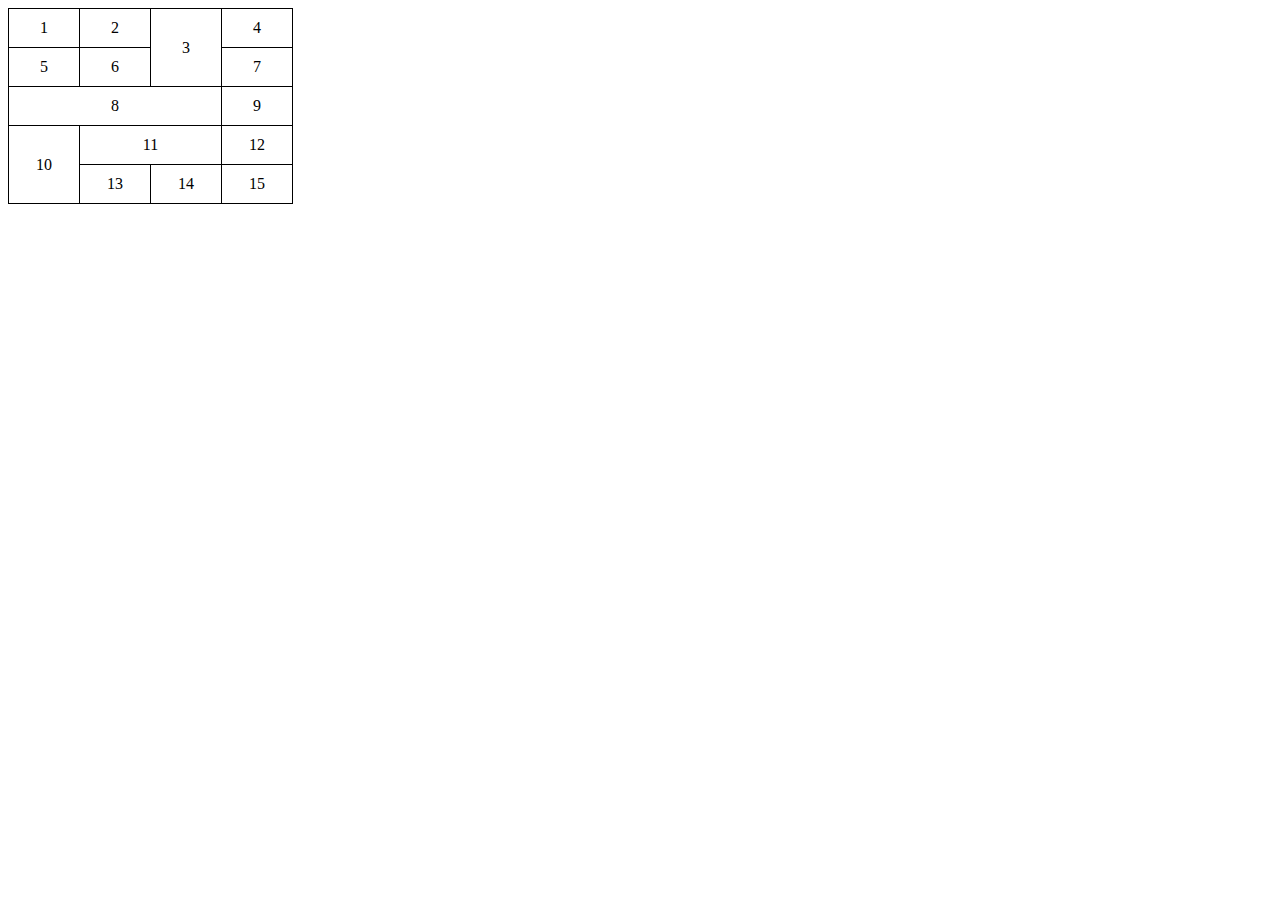
<file: desafio-tabela01/index.html>
<!DOCTYPE html>
<html lang="pt-BR">
<head>
    <meta charset="UTF-8">
    <meta name="viewport" content="width=device-width, initial-scale=1.0">
    <link rel="stylesheet" href="style.css">
    <title>Desafio 1</title>
</head>
<body>
    <table>
        <tr>
            <td>1</td>
            <td>2</td>
            <td rowspan="2">3</td>
            <td>4</td>
        </tr>
        <tr>
            <td>5</td>
            <td>6</td>
            <td>7</td>
        </tr>
        <tr>
            <td colspan="3">8</td>
            <td>9</td>
        </tr>
        <tr>
            <td rowspan="2">10</td>
            <td colspan="2">11</td>
            <td>12</td>
        </tr>
        <tr>
            <td>13</td>
            <td>14</td>
            <td>15</td>
        </tr>
    </table>
</body>
</html>
</file>
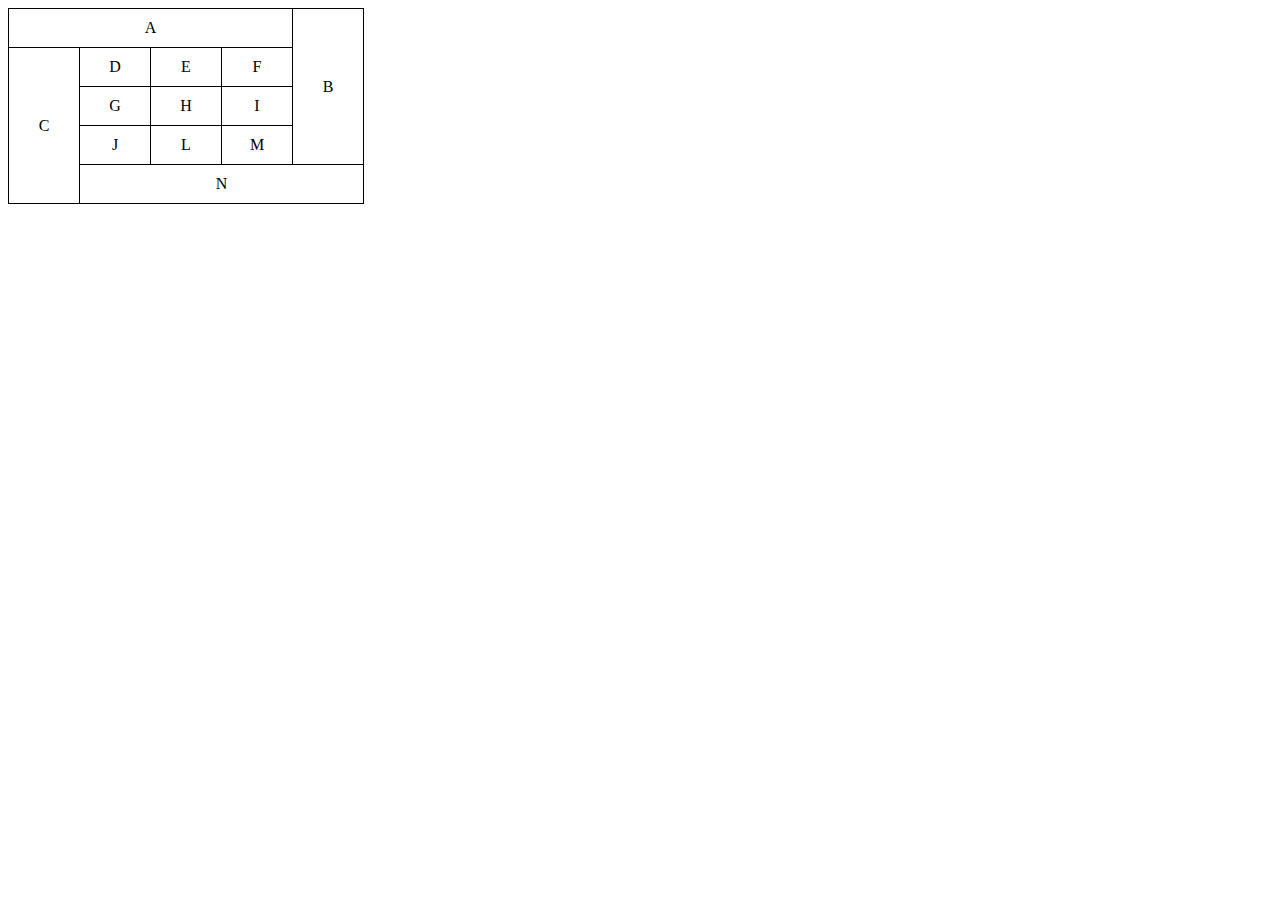
<file: desafio-tabela02/index.html>
<!DOCTYPE html>
<html lang="pt-BR">
<head>
    <meta charset="UTF-8">
    <meta name="viewport" content="width=device-width, initial-scale=1.0">
    <link rel="stylesheet" href="style.css">
    <title>Desafio 2</title>
</head>
<body>
    <table>
        <tr>
            <td colspan="4">A</td>
            <td rowspan="4">B</td>
        </tr>
        <tr>
            <td rowspan="4">C</td>
            <td>D</td>
            <td>E</td>
            <td>F</td>
        </tr>
        <tr>
            <td>G</td>
            <td>H</td>
            <td>I</td>
        </tr>
        <tr>
            <td>J</td>
            <td>L</td>
            <td>M</td>
        </tr>
        <tr>
            <td colspan="4">N</td>
        </tr>
    </table>
</body>
</html>
</file>
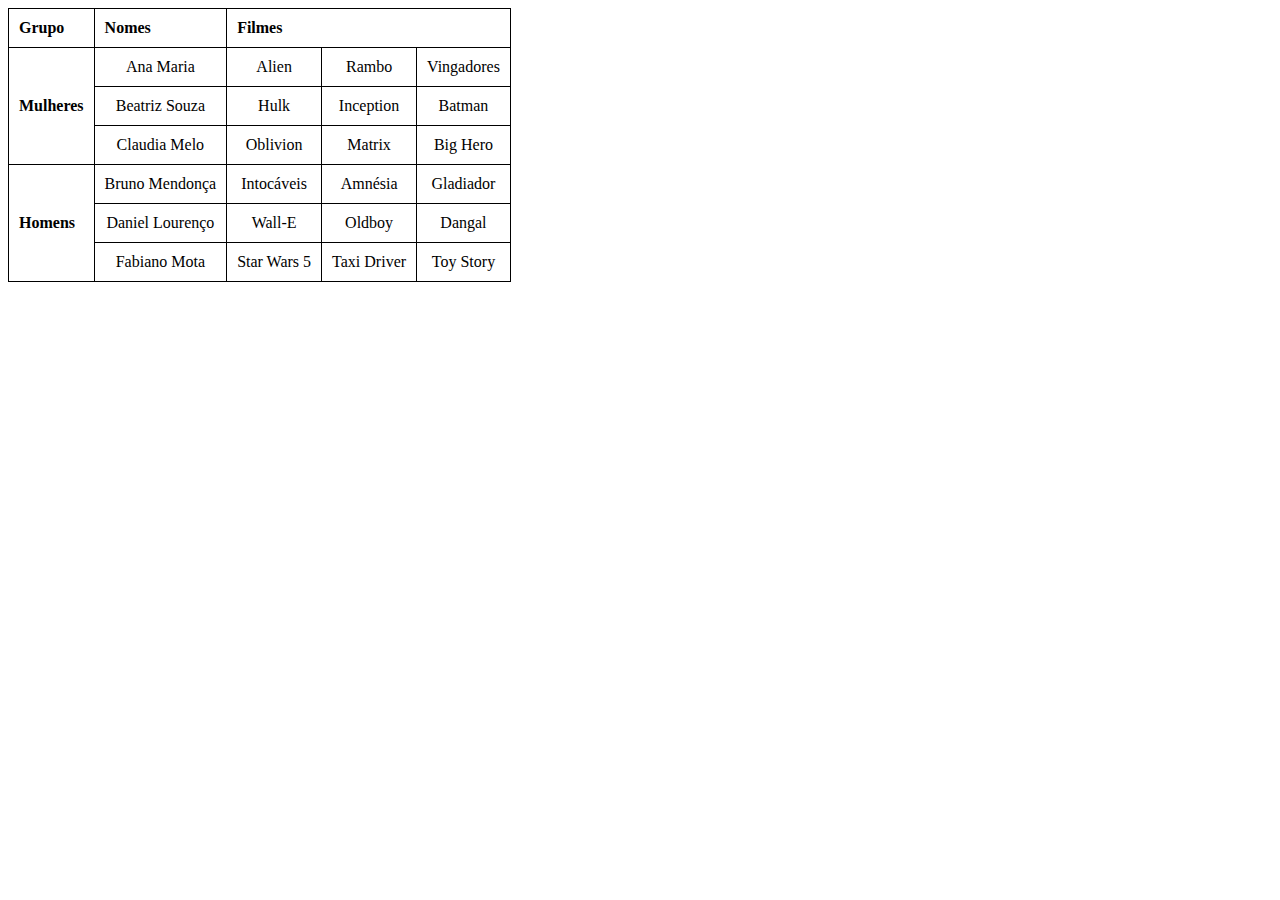
<file: desafio-tabela03/index.html>
<!DOCTYPE html>
<html lang="pt-BR">
<head>
    <meta charset="UTF-8">
    <meta name="viewport" content="width=device-width, initial-scale=1.0">
    <link rel="stylesheet" href="style.css">
    <title>Desafio 3</title>
</head>
<body>
    <table>
        <thead>
            <tr>
                <th scope="col">Grupo</th>
                <th scope="col">Nomes</th>
                <th colspan="3" scope="colgroup">Filmes</th>
            </tr>
        </thead>
        <tbody>
            <tr>
                <th rowspan="3" scope="rowgroup">Mulheres</th>
                <td>Ana Maria</td>
                <td>Alien</td>
                <td>Rambo</td>
                <td>Vingadores</td>
            </tr>
            <tr>
                <td>Beatriz Souza</td>
                <td>Hulk</td>
                <td>Inception</td>
                <td>Batman</td>
            </tr>
            <tr>
                <td>Claudia Melo</td>
                <td>Oblivion</td>
                <td>Matrix</td>
                <td>Big Hero</td>
            </tr>
            <tr>
                <th rowspan="3" scope="rowgroup">Homens</th>
                <td>Bruno Mendonça</td>
                <td>Intocáveis</td>
                <td>Amnésia</td>
                <td>Gladiador</td>
            </tr>
            <tr>
                <td>Daniel Lourenço</td>
                <td>Wall-E</td>
                <td>Oldboy</td>
                <td>Dangal</td>
            </tr>
            <tr>
                <td>Fabiano Mota</td>
                <td>Star Wars 5</td>
                <td>Taxi Driver</td>
                <td>Toy Story</td>
            </tr>
        </tbody>
    </table>
</body>
</html>
</file>
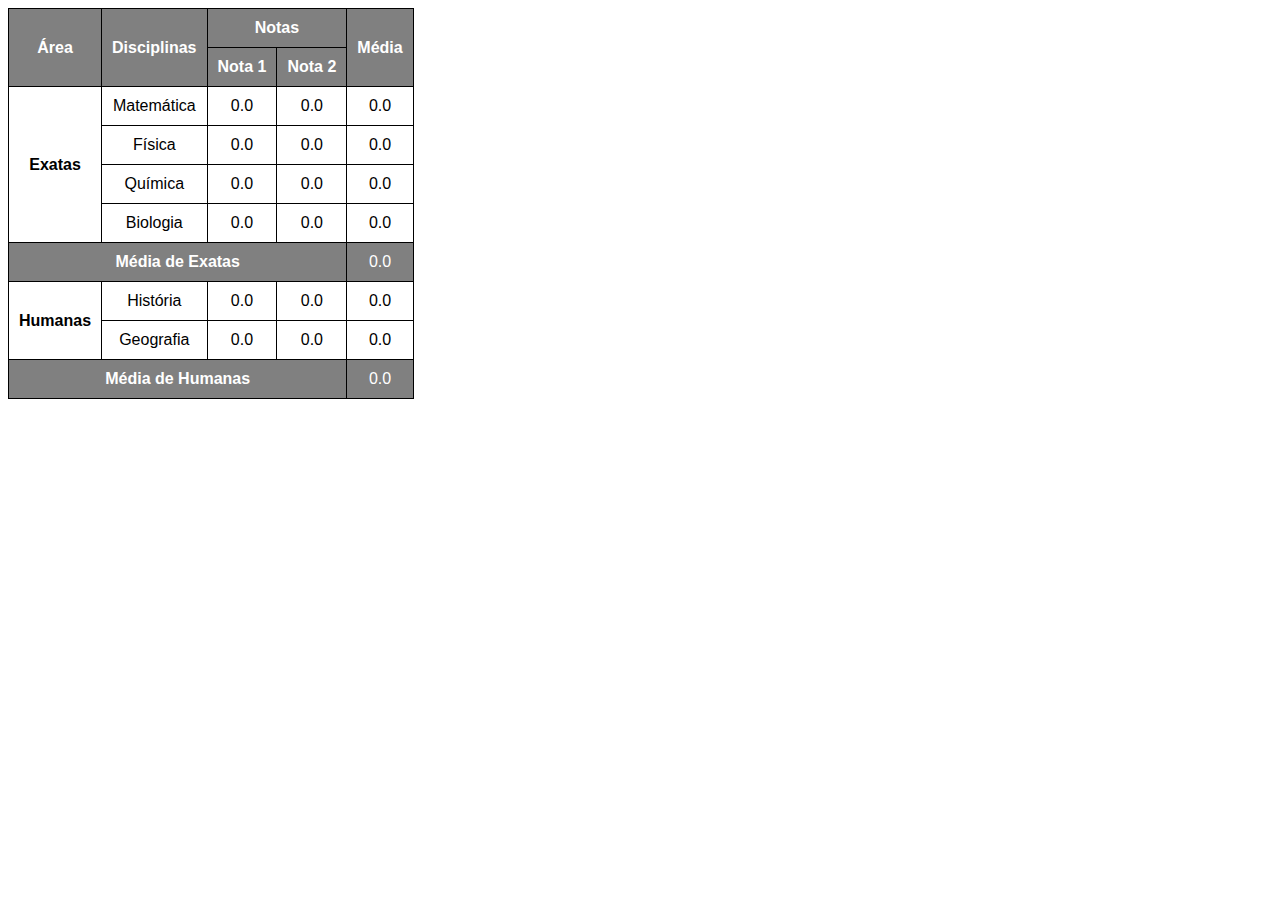
<file: desafio-tabela04/index.html>
<!DOCTYPE html>
<html lang="pt-BR">
<head>
    <meta charset="UTF-8">
    <meta name="viewport" content="width=device-width, initial-scale=1.0">
    <link rel="stylesheet" href="style.css">
    <title>Desafio 4</title>
</head>
<body>
    <table>
        <thead>
            <tr>
                <th rowspan="2" scope="row">Área</th>
                <th rowspan="2" scope="row">Disciplinas</th>
                <th colspan="2" scope="rowgroup">Notas</th>
                <th rowspan="2" scope="row">Média</th>
            </tr>
            <tr>
                <th scope="row">Nota 1</th>
                <th scope="row">Nota 2</th>
            </tr>
        </thead>
        <tbody>
            <tr>
                <th rowspan="4" scope="colgroup">Exatas</th>
                <td>Matemática</td>
                <td>0.0</td>
                <td>0.0</td>
                <td>0.0</td>
            </tr>
            <tr>
                <td>Física</td>
                <td>0.0</td>
                <td>0.0</td>
                <td>0.0</td>
            </tr>
            <tr>
                <td>Química</td>
                <td>0.0</td>
                <td>0.0</td>
                <td>0.0</td>
            </tr>
            <tr>
                <td>Biologia</td>
                <td>0.0</td>
                <td>0.0</td>
                <td>0.0</td>
            </tr>
            <tr class="media">
                <th colspan="4" scope="col">Média de Exatas</th>
                <td>0.0</td>
            </tr>
            <tr>
                <th rowspan="2" scope="colgroup">Humanas</th>
                <td>História</td>
                <td>0.0</td>
                <td>0.0</td>
                <td>0.0</td>
            </tr>
            <tr>
                <td>Geografia</td>
                <td>0.0</td>
                <td>0.0</td>
                <td>0.0</td>
            </tr>
            <tr class="media">
                <th colspan="4" scope="col">Média de Humanas</th>
                <td>0.0</td>
            </tr>
        </tbody>
    </table>
</body>
</html>
</file>
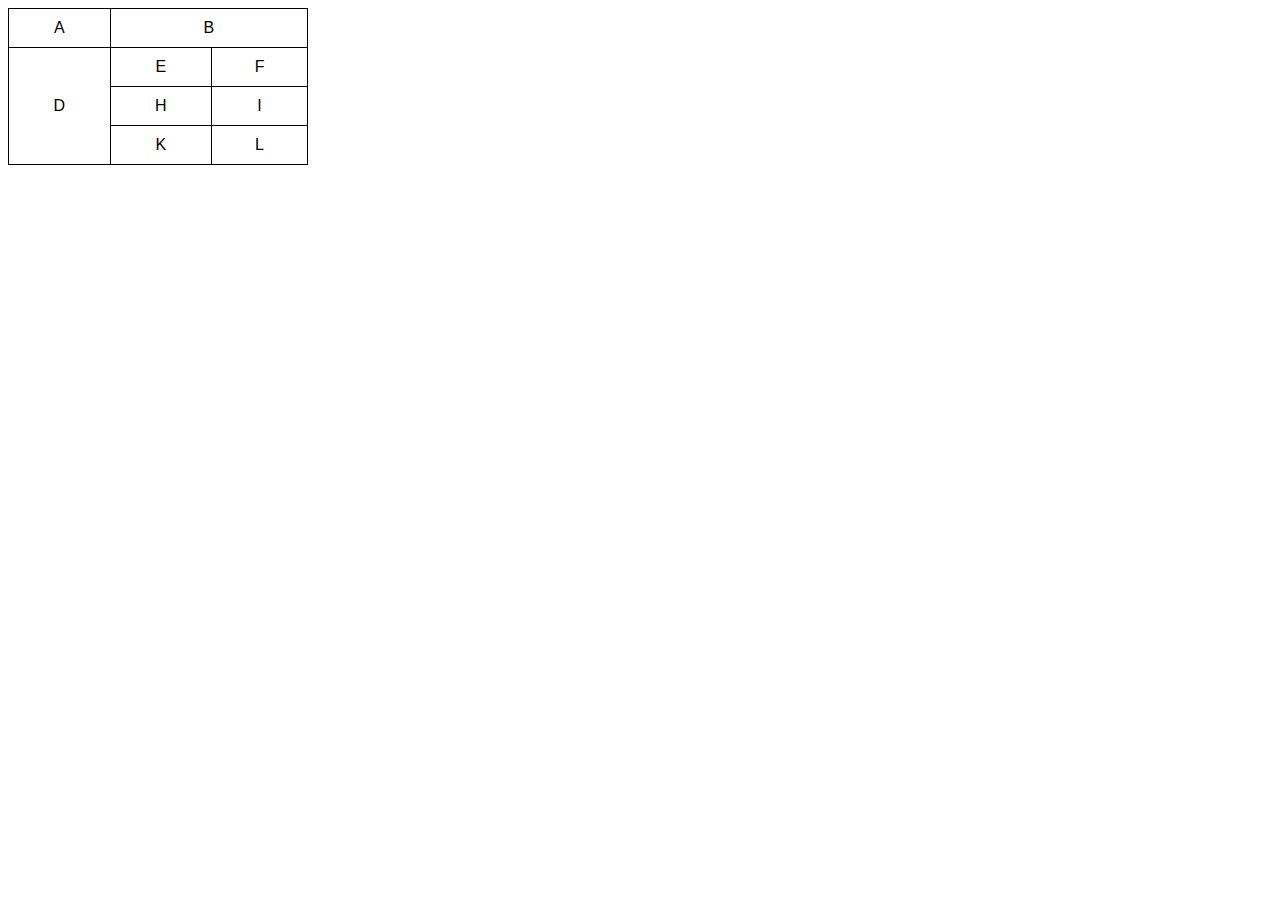
<file: mescl-celulas/index.html>
<!DOCTYPE html>
<html lang="pt-BR">
<head>
    <meta charset="UTF-8">
    <meta name="viewport" content="width=device-width, initial-scale=1.0">
    <link rel="stylesheet" href="style.css">
    <title>Mesclagem de células</title>
</head>
<body>
    <table>
        <tr>
            <td>A</td>
            <td colspan="2">B</td> <!--vou tirar C, e fazer com q B ocupe mais uma coluna-->
            <!--<td>C</td>-->
        </tr>
        <tr>
            <td rowspan="3">D</td>
            <td>E</td>
            <td>F</td>
        </tr>
        <tr>
            <!--<td>G</td>-->
            <td>H</td>
            <td>I</td>
        </tr>
        <tr>
            <!--<td>J</td>-->
            <td>K</td>
            <td>L</td>
        </tr>
    </table>
</body>
</html>
</file>
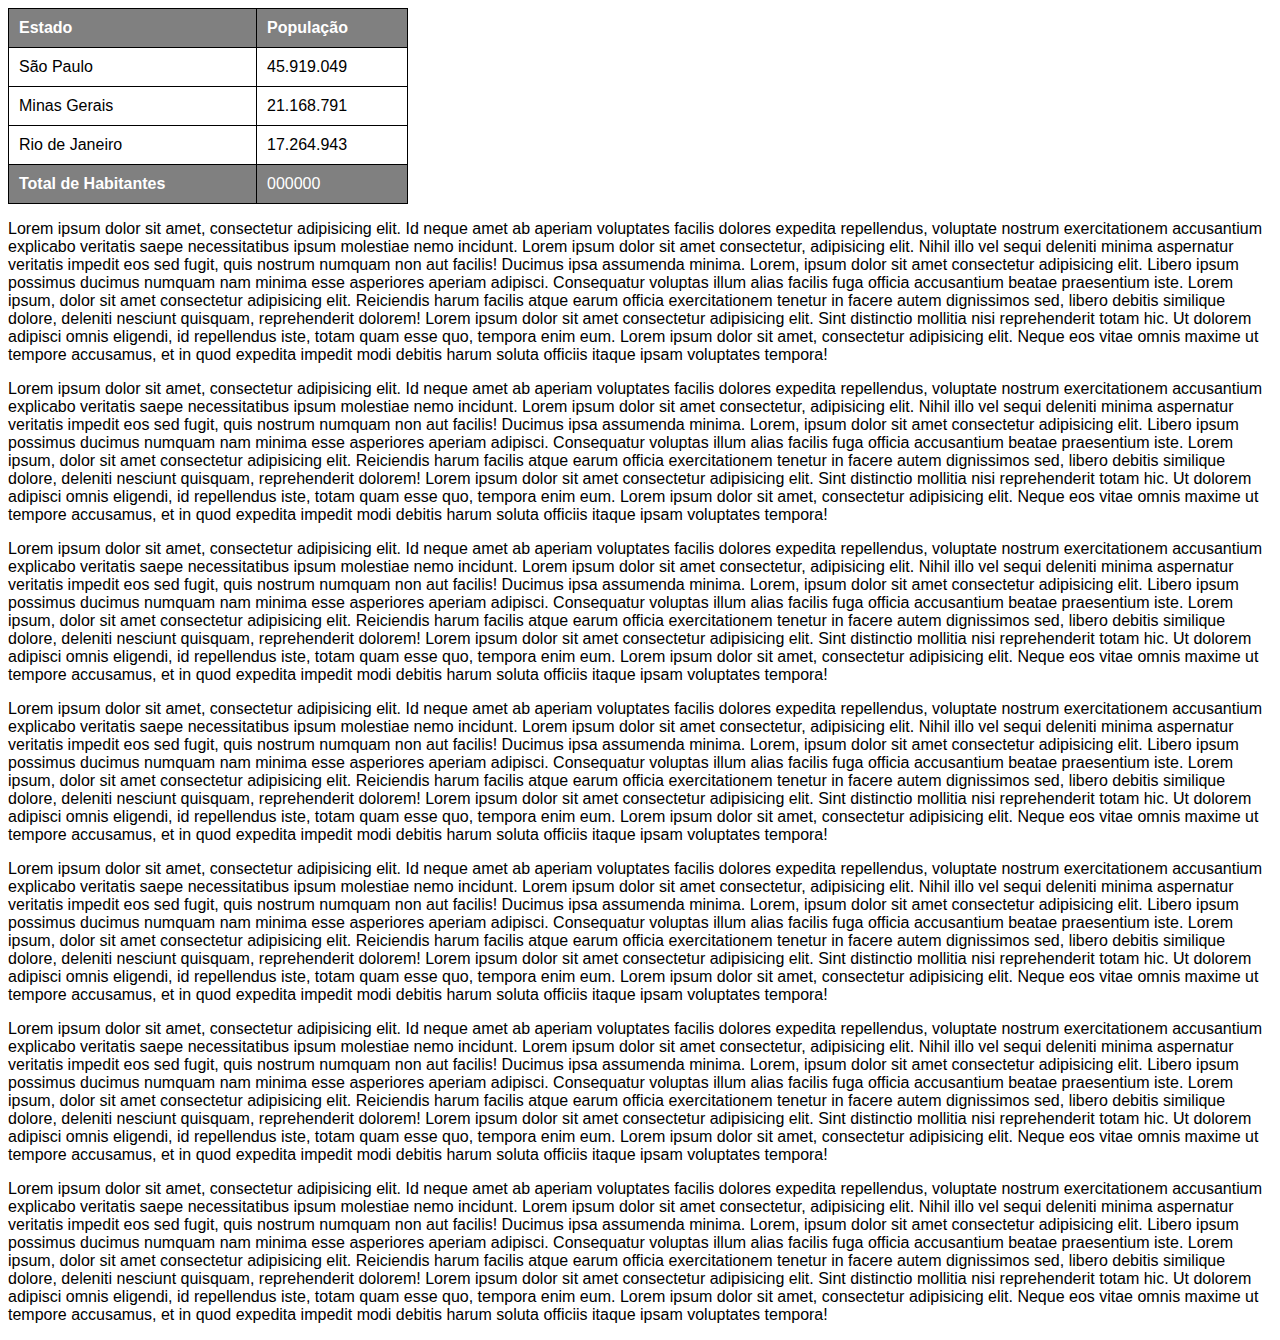
<file: tabela-grande/index.html>
<!DOCTYPE html>
<html lang="pt-BR">
<head>
    <meta charset="UTF-8">
    <meta name="viewport" content="width=device-width, initial-scale=1.0">
    <link rel="stylesheet" href="style.css">
    <title>Tabelas Grandes</title>
</head>
<body>
    <table>
        <thead>
            <tr>
                <th>Estado</th>
                <th>População</th>
            </tr>
        </thead>
        <tbody>
            <tr>
                <td>São Paulo</td>
                <td>45.919.049</td>
            </tr>
            <tr>
                <td>Minas Gerais</td>
                <td>21.168.791</td>
            </tr>
            <tr>
                <td>Rio de Janeiro</td>
                <td>17.264.943</td>
            </tr>
        </tbody>
        <tfoot>
            <tr>
                <th>Total de Habitantes</th>
                <td>000000</td>
            </tr>
        </tfoot>
    </table>
    <p>Lorem ipsum dolor sit amet, consectetur adipisicing elit. Id neque amet ab aperiam voluptates facilis dolores expedita repellendus, voluptate nostrum exercitationem accusantium explicabo veritatis saepe necessitatibus ipsum molestiae nemo incidunt. Lorem ipsum dolor sit amet consectetur, adipisicing elit. Nihil illo vel sequi deleniti minima aspernatur veritatis impedit eos sed fugit, quis nostrum numquam non aut facilis! Ducimus ipsa assumenda minima. Lorem, ipsum dolor sit amet consectetur adipisicing elit. Libero ipsum possimus ducimus numquam nam minima esse asperiores aperiam adipisci. Consequatur voluptas illum alias facilis fuga officia accusantium beatae praesentium iste. Lorem ipsum, dolor sit amet consectetur adipisicing elit. Reiciendis harum facilis atque earum officia exercitationem tenetur in facere autem dignissimos sed, libero debitis similique dolore, deleniti nesciunt quisquam, reprehenderit dolorem! Lorem ipsum dolor sit amet consectetur adipisicing elit. Sint distinctio mollitia nisi reprehenderit totam hic. Ut dolorem adipisci omnis eligendi, id repellendus iste, totam quam esse quo, tempora enim eum. Lorem ipsum dolor sit amet, consectetur adipisicing elit. Neque eos vitae omnis maxime ut tempore accusamus, et in quod expedita impedit modi debitis harum soluta officiis itaque ipsam voluptates tempora!</p>
    <p>Lorem ipsum dolor sit amet, consectetur adipisicing elit. Id neque amet ab aperiam voluptates facilis dolores expedita repellendus, voluptate nostrum exercitationem accusantium explicabo veritatis saepe necessitatibus ipsum molestiae nemo incidunt. Lorem ipsum dolor sit amet consectetur, adipisicing elit. Nihil illo vel sequi deleniti minima aspernatur veritatis impedit eos sed fugit, quis nostrum numquam non aut facilis! Ducimus ipsa assumenda minima. Lorem, ipsum dolor sit amet consectetur adipisicing elit. Libero ipsum possimus ducimus numquam nam minima esse asperiores aperiam adipisci. Consequatur voluptas illum alias facilis fuga officia accusantium beatae praesentium iste. Lorem ipsum, dolor sit amet consectetur adipisicing elit. Reiciendis harum facilis atque earum officia exercitationem tenetur in facere autem dignissimos sed, libero debitis similique dolore, deleniti nesciunt quisquam, reprehenderit dolorem! Lorem ipsum dolor sit amet consectetur adipisicing elit. Sint distinctio mollitia nisi reprehenderit totam hic. Ut dolorem adipisci omnis eligendi, id repellendus iste, totam quam esse quo, tempora enim eum. Lorem ipsum dolor sit amet, consectetur adipisicing elit. Neque eos vitae omnis maxime ut tempore accusamus, et in quod expedita impedit modi debitis harum soluta officiis itaque ipsam voluptates tempora!</p>
    <p>Lorem ipsum dolor sit amet, consectetur adipisicing elit. Id neque amet ab aperiam voluptates facilis dolores expedita repellendus, voluptate nostrum exercitationem accusantium explicabo veritatis saepe necessitatibus ipsum molestiae nemo incidunt. Lorem ipsum dolor sit amet consectetur, adipisicing elit. Nihil illo vel sequi deleniti minima aspernatur veritatis impedit eos sed fugit, quis nostrum numquam non aut facilis! Ducimus ipsa assumenda minima. Lorem, ipsum dolor sit amet consectetur adipisicing elit. Libero ipsum possimus ducimus numquam nam minima esse asperiores aperiam adipisci. Consequatur voluptas illum alias facilis fuga officia accusantium beatae praesentium iste. Lorem ipsum, dolor sit amet consectetur adipisicing elit. Reiciendis harum facilis atque earum officia exercitationem tenetur in facere autem dignissimos sed, libero debitis similique dolore, deleniti nesciunt quisquam, reprehenderit dolorem! Lorem ipsum dolor sit amet consectetur adipisicing elit. Sint distinctio mollitia nisi reprehenderit totam hic. Ut dolorem adipisci omnis eligendi, id repellendus iste, totam quam esse quo, tempora enim eum. Lorem ipsum dolor sit amet, consectetur adipisicing elit. Neque eos vitae omnis maxime ut tempore accusamus, et in quod expedita impedit modi debitis harum soluta officiis itaque ipsam voluptates tempora!</p>
    <p>Lorem ipsum dolor sit amet, consectetur adipisicing elit. Id neque amet ab aperiam voluptates facilis dolores expedita repellendus, voluptate nostrum exercitationem accusantium explicabo veritatis saepe necessitatibus ipsum molestiae nemo incidunt. Lorem ipsum dolor sit amet consectetur, adipisicing elit. Nihil illo vel sequi deleniti minima aspernatur veritatis impedit eos sed fugit, quis nostrum numquam non aut facilis! Ducimus ipsa assumenda minima. Lorem, ipsum dolor sit amet consectetur adipisicing elit. Libero ipsum possimus ducimus numquam nam minima esse asperiores aperiam adipisci. Consequatur voluptas illum alias facilis fuga officia accusantium beatae praesentium iste. Lorem ipsum, dolor sit amet consectetur adipisicing elit. Reiciendis harum facilis atque earum officia exercitationem tenetur in facere autem dignissimos sed, libero debitis similique dolore, deleniti nesciunt quisquam, reprehenderit dolorem! Lorem ipsum dolor sit amet consectetur adipisicing elit. Sint distinctio mollitia nisi reprehenderit totam hic. Ut dolorem adipisci omnis eligendi, id repellendus iste, totam quam esse quo, tempora enim eum. Lorem ipsum dolor sit amet, consectetur adipisicing elit. Neque eos vitae omnis maxime ut tempore accusamus, et in quod expedita impedit modi debitis harum soluta officiis itaque ipsam voluptates tempora!</p>
    <p>Lorem ipsum dolor sit amet, consectetur adipisicing elit. Id neque amet ab aperiam voluptates facilis dolores expedita repellendus, voluptate nostrum exercitationem accusantium explicabo veritatis saepe necessitatibus ipsum molestiae nemo incidunt. Lorem ipsum dolor sit amet consectetur, adipisicing elit. Nihil illo vel sequi deleniti minima aspernatur veritatis impedit eos sed fugit, quis nostrum numquam non aut facilis! Ducimus ipsa assumenda minima. Lorem, ipsum dolor sit amet consectetur adipisicing elit. Libero ipsum possimus ducimus numquam nam minima esse asperiores aperiam adipisci. Consequatur voluptas illum alias facilis fuga officia accusantium beatae praesentium iste. Lorem ipsum, dolor sit amet consectetur adipisicing elit. Reiciendis harum facilis atque earum officia exercitationem tenetur in facere autem dignissimos sed, libero debitis similique dolore, deleniti nesciunt quisquam, reprehenderit dolorem! Lorem ipsum dolor sit amet consectetur adipisicing elit. Sint distinctio mollitia nisi reprehenderit totam hic. Ut dolorem adipisci omnis eligendi, id repellendus iste, totam quam esse quo, tempora enim eum. Lorem ipsum dolor sit amet, consectetur adipisicing elit. Neque eos vitae omnis maxime ut tempore accusamus, et in quod expedita impedit modi debitis harum soluta officiis itaque ipsam voluptates tempora!</p>
    <p>Lorem ipsum dolor sit amet, consectetur adipisicing elit. Id neque amet ab aperiam voluptates facilis dolores expedita repellendus, voluptate nostrum exercitationem accusantium explicabo veritatis saepe necessitatibus ipsum molestiae nemo incidunt. Lorem ipsum dolor sit amet consectetur, adipisicing elit. Nihil illo vel sequi deleniti minima aspernatur veritatis impedit eos sed fugit, quis nostrum numquam non aut facilis! Ducimus ipsa assumenda minima. Lorem, ipsum dolor sit amet consectetur adipisicing elit. Libero ipsum possimus ducimus numquam nam minima esse asperiores aperiam adipisci. Consequatur voluptas illum alias facilis fuga officia accusantium beatae praesentium iste. Lorem ipsum, dolor sit amet consectetur adipisicing elit. Reiciendis harum facilis atque earum officia exercitationem tenetur in facere autem dignissimos sed, libero debitis similique dolore, deleniti nesciunt quisquam, reprehenderit dolorem! Lorem ipsum dolor sit amet consectetur adipisicing elit. Sint distinctio mollitia nisi reprehenderit totam hic. Ut dolorem adipisci omnis eligendi, id repellendus iste, totam quam esse quo, tempora enim eum. Lorem ipsum dolor sit amet, consectetur adipisicing elit. Neque eos vitae omnis maxime ut tempore accusamus, et in quod expedita impedit modi debitis harum soluta officiis itaque ipsam voluptates tempora!</p>
    <p>Lorem ipsum dolor sit amet, consectetur adipisicing elit. Id neque amet ab aperiam voluptates facilis dolores expedita repellendus, voluptate nostrum exercitationem accusantium explicabo veritatis saepe necessitatibus ipsum molestiae nemo incidunt. Lorem ipsum dolor sit amet consectetur, adipisicing elit. Nihil illo vel sequi deleniti minima aspernatur veritatis impedit eos sed fugit, quis nostrum numquam non aut facilis! Ducimus ipsa assumenda minima. Lorem, ipsum dolor sit amet consectetur adipisicing elit. Libero ipsum possimus ducimus numquam nam minima esse asperiores aperiam adipisci. Consequatur voluptas illum alias facilis fuga officia accusantium beatae praesentium iste. Lorem ipsum, dolor sit amet consectetur adipisicing elit. Reiciendis harum facilis atque earum officia exercitationem tenetur in facere autem dignissimos sed, libero debitis similique dolore, deleniti nesciunt quisquam, reprehenderit dolorem! Lorem ipsum dolor sit amet consectetur adipisicing elit. Sint distinctio mollitia nisi reprehenderit totam hic. Ut dolorem adipisci omnis eligendi, id repellendus iste, totam quam esse quo, tempora enim eum. Lorem ipsum dolor sit amet, consectetur adipisicing elit. Neque eos vitae omnis maxime ut tempore accusamus, et in quod expedita impedit modi debitis harum soluta officiis itaque ipsam voluptates tempora!</p>
</body>
</html>
</file>
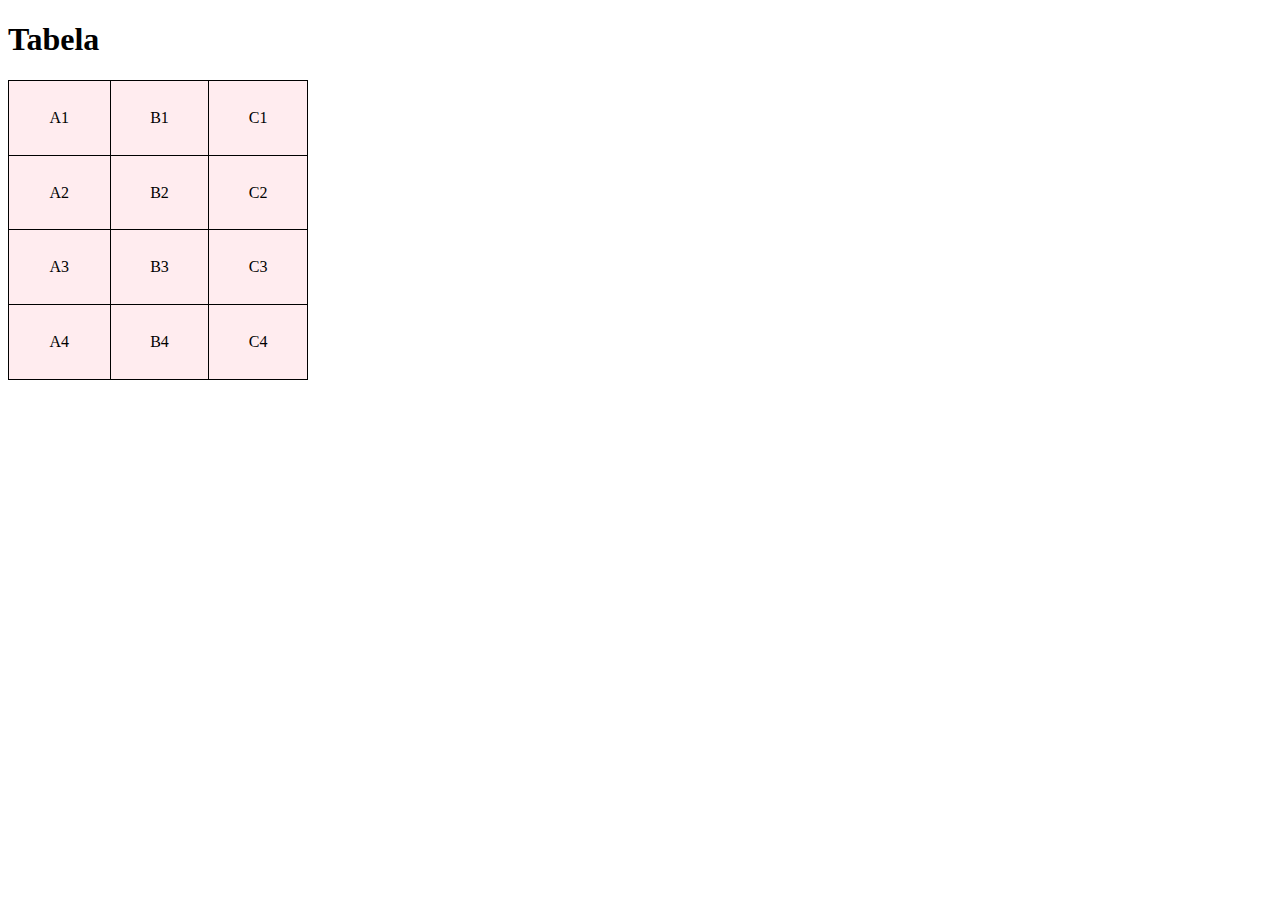
<file: tabela-peq/index.html>
<!DOCTYPE html>
<html lang="pt-BR">
<head>
    <meta charset="UTF-8">
    <meta name="viewport" content="width=device-width, initial-scale=1.0">
    <link rel="stylesheet" href="style.css">
    <title>Tabelas</title>
</head>
<body>
    <h1>Tabela</h1>
    <table>
        <tr>
            <td>A1</td>
            <td>B1</td>
            <td>C1</td>
        </tr>
        <tr> 
            <td>A2</td>
            <td>B2</td>
            <td>C2</td>
        </tr>
        <tr> 
            <td>A3</td>
            <td>B3</td>
            <td>C3</td>
        </tr>
        <tr> 
            <td>A4</td>
            <td>B4</td>
            <td>C4</td>
        </tr>
    </table>
</body>
</html>
</file>
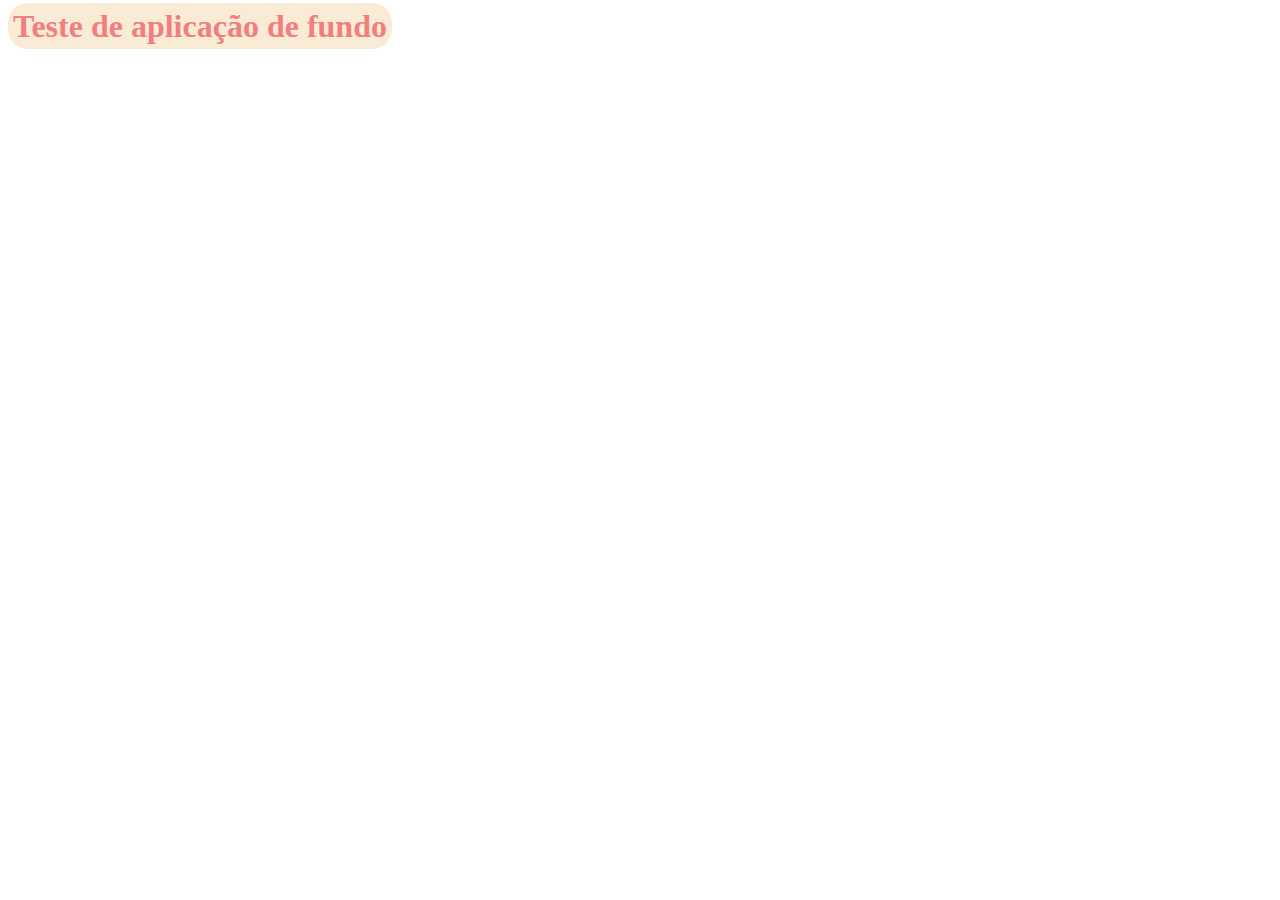
<file: img-fundo/index002.html>
<!DOCTYPE html>
<html lang="pt-BR">
<head>
    <meta charset="UTF-8">
    <meta name="viewport" content="width=device-width, initial-scale=1.0">
    <link rel="stylesheet" href="style002.css">
    <title>Personalização dos fundos</title>
</head>
<body>
    <h1>Teste de aplicação de fundo</h1>
</body>
</html>
</file>
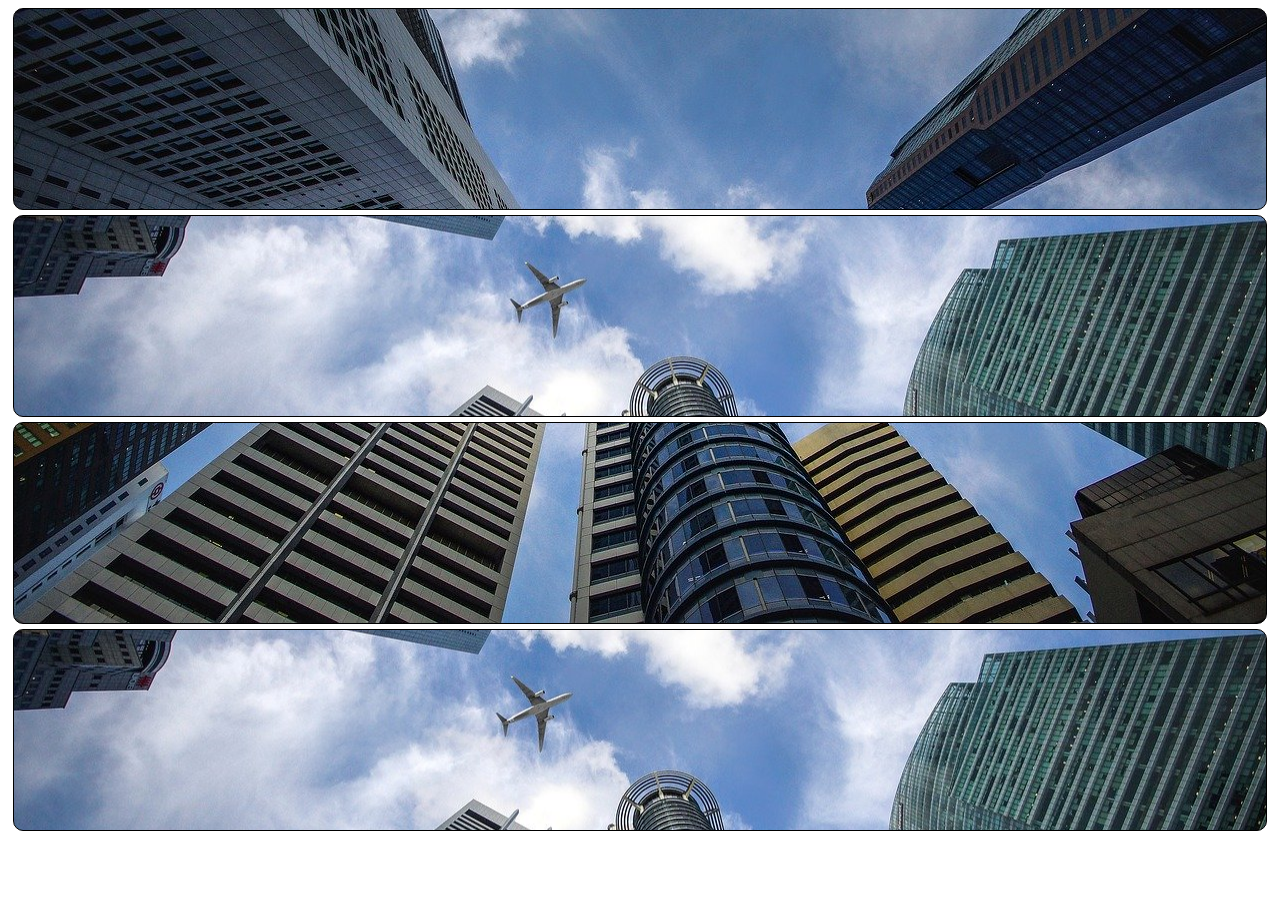
<file: img-fundo/index003.html>
<!DOCTYPE html>
<html lang="pt-BR">
<head>
    <meta charset="UTF-8">
    <meta name="viewport" content="width=device-width, initial-scale=1.0">
    <link rel="stylesheet" href="style003.css">
    <title>Posição dos fundos</title>
</head>
<body>
    <div class="bloco" id="q1">

    </div>
    <div class="bloco" id="q2">

    </div>
    <div class="bloco" id="q3">

    </div>
    <div class="bloco" id="q4">

    </div>
</body>
</html>
</file>
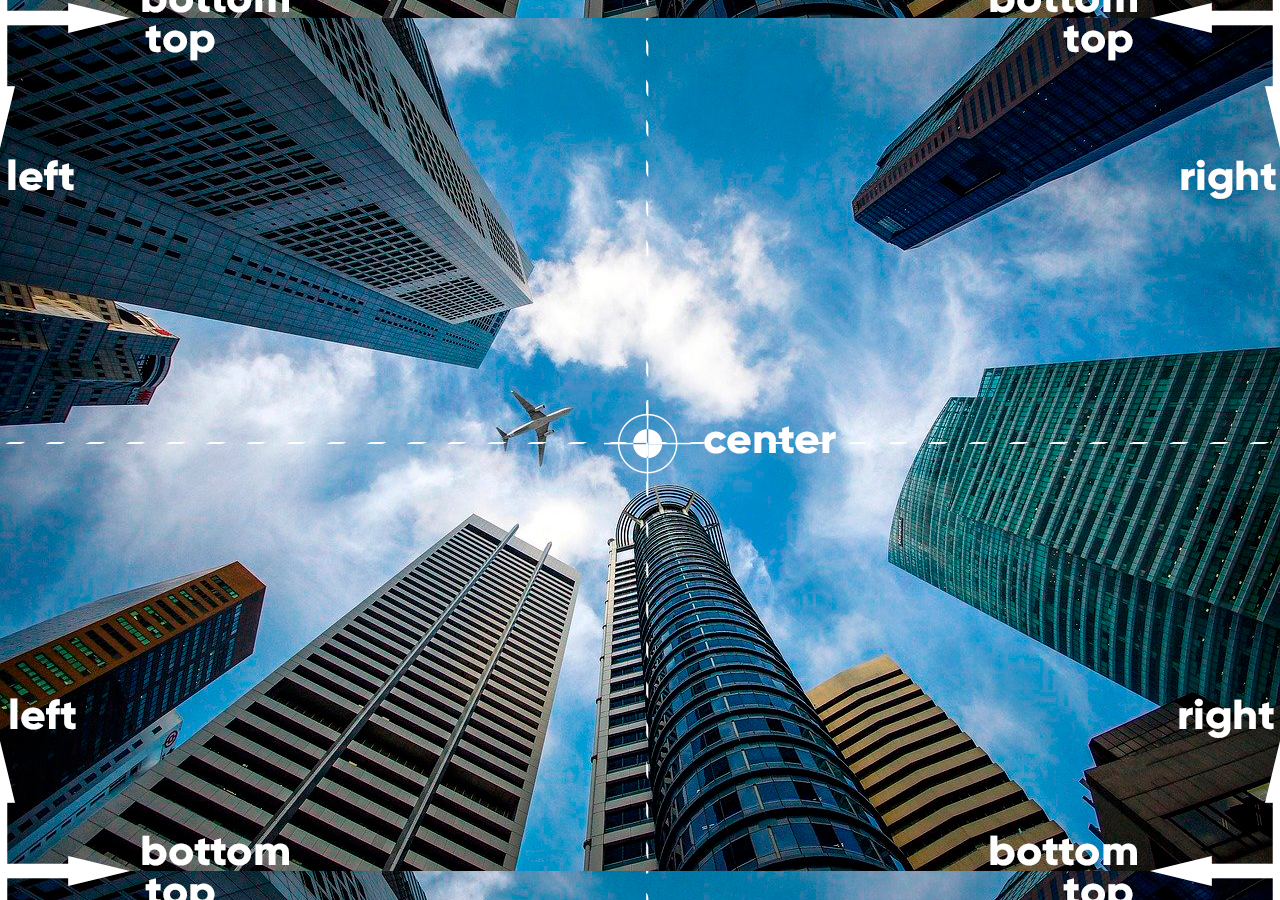
<file: img-fundo/index005.html>
<!DOCTYPE html>
<html lang="pt-BR">
<head>
    <meta charset="UTF-8">
    <meta name="viewport" content="width=device-width, initial-scale=1.0">
    <link rel="stylesheet" href="style005.css">
    <title>Posicionamento2</title>
</head>
<body>
    
</body>
</html>
</file>
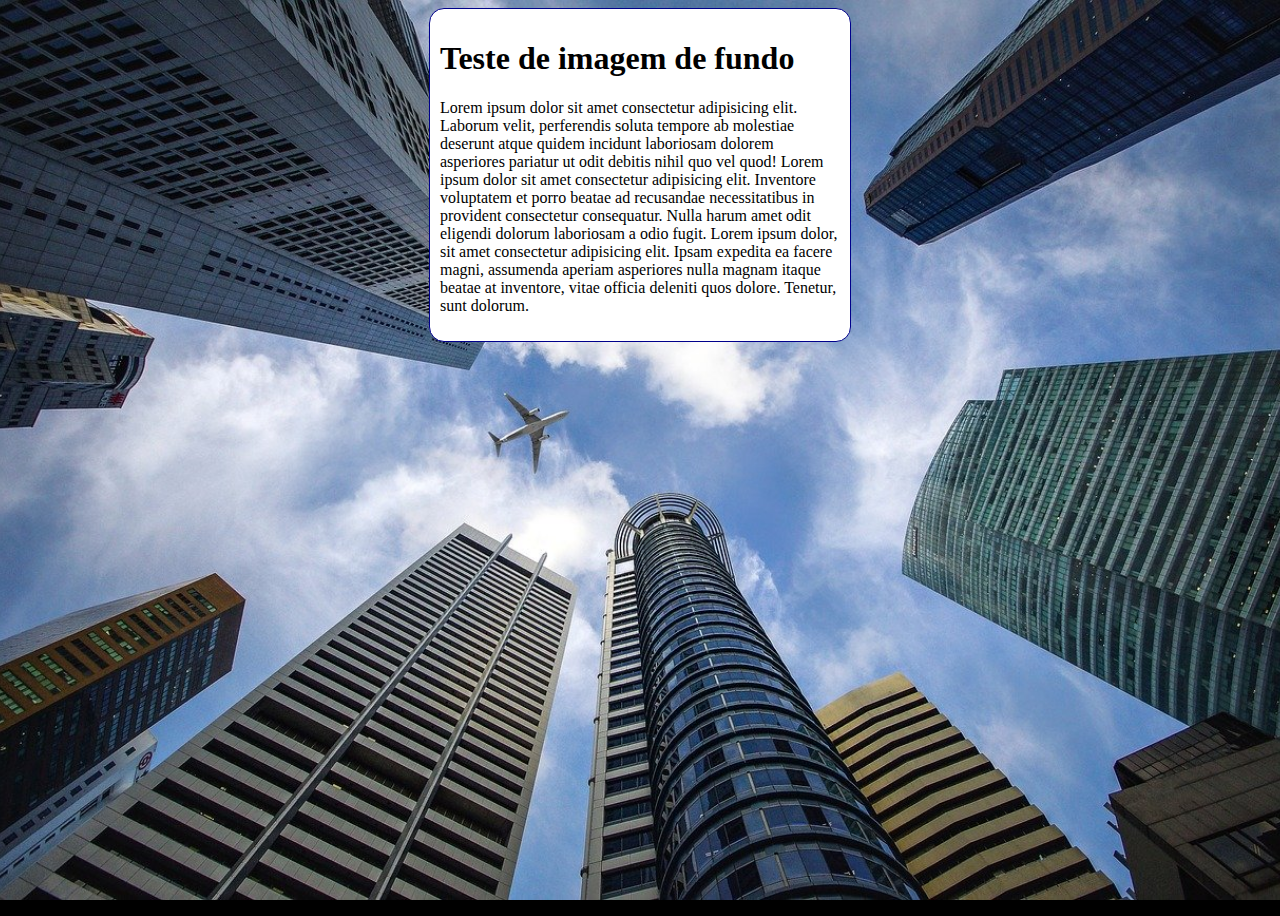
<file: img-fundo/index006.html>
<!DOCTYPE html>
<html lang="pt-BR">
<head>
    <meta charset="UTF-8">
    <meta name="viewport" content="width=device-width, initial-scale=1.0">
    <link rel="stylesheet" href="style006.css">
    <title>Fundo fixo de tela</title>
</head>
<body>
    <main>
        <h1>Teste de imagem de fundo</h1>
        <p>Lorem ipsum dolor sit amet consectetur adipisicing elit. Laborum velit, perferendis soluta tempore ab molestiae deserunt atque quidem incidunt laboriosam dolorem asperiores pariatur ut odit debitis nihil quo vel quod! Lorem ipsum dolor sit amet consectetur adipisicing elit. Inventore voluptatem et porro beatae ad recusandae necessitatibus in provident consectetur consequatur. Nulla harum amet odit eligendi dolorum laboriosam a odio fugit. Lorem ipsum dolor, sit amet consectetur adipisicing elit. Ipsam expedita ea facere magni, assumenda aperiam asperiores nulla magnam itaque beatae at inventore, vitae officia deleniti quos dolore. Tenetur, sunt dolorum.</p>
    </main>
</body>
</html>
</file>
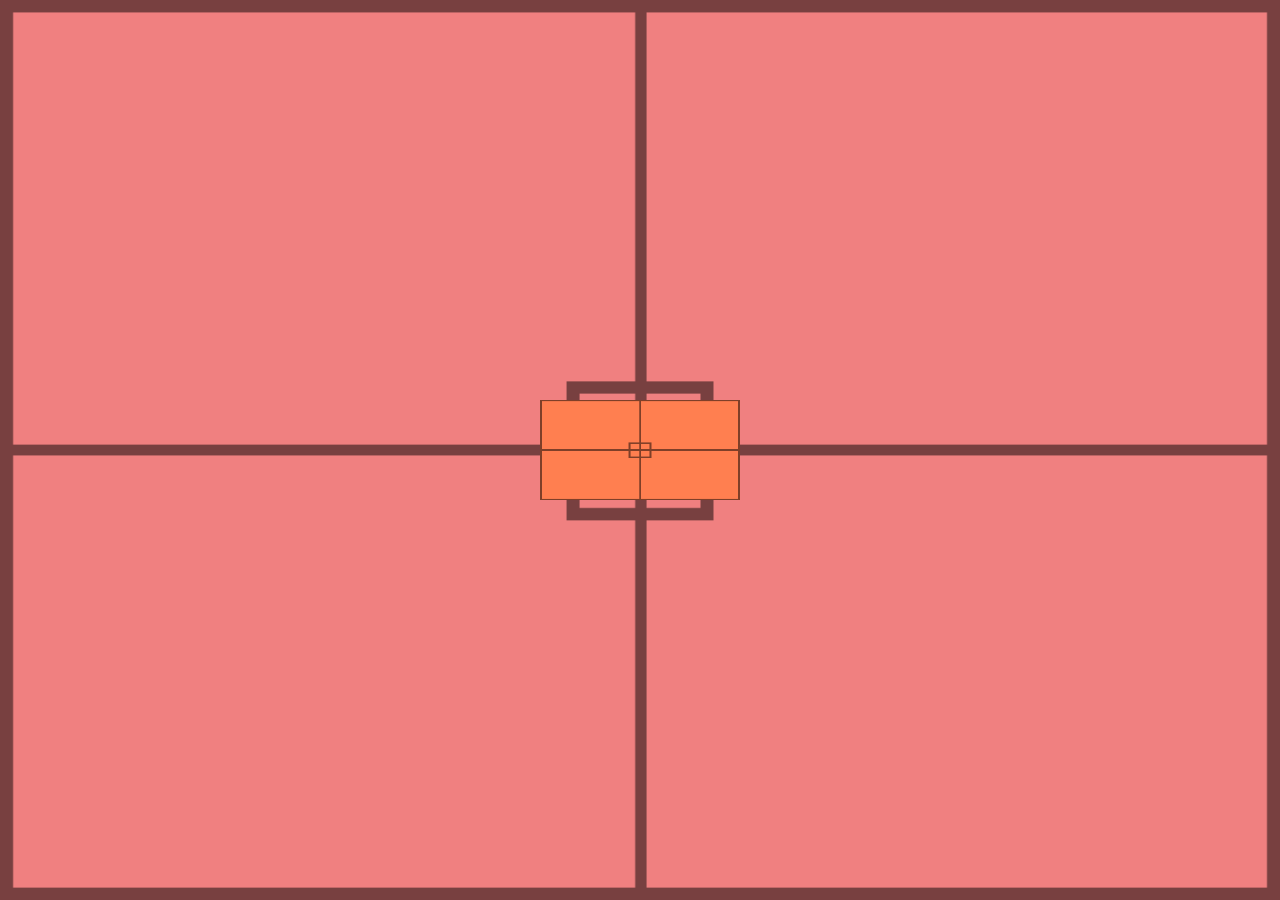
<file: img-fundo/index007.html>
<!DOCTYPE html>
<html lang="pt-BR">
<head>
    <meta charset="UTF-8">
    <meta name="viewport" content="width=device-width, initial-scale=1.0">
    <link rel="stylesheet" href="style007.css">
    <title>Alinhamento vertical</title>
</head>
<body>
    <section id="container">
        <article id="conteudo">

        </article>
    </section>
</body>
</html>
</file>
<file: desafio-tabela01/style.css>
table{
    border-collapse: collapse;
}

td{
    border: 1px solid black;
    width: 50px;
    padding: 10px;
    text-align: center;
}
</file>
<file: desafio-tabela02/style.css>
table{
    border-collapse: collapse;
}

td{
    border: 1px solid black;
    width: 50px;
    padding: 10px;
    text-align: center;
}
</file>
<file: desafio-tabela03/style.css>
table{
    border-collapse: collapse;
}

td{
    border: 1px solid black;
    padding: 10px;
    text-align: center;
}
th{
    border: 1px solid black;
    padding: 10px;
    text-align: left;
}
</file>
<file: desafio-tabela04/style.css>
body{
    font-family: Verdana, Geneva, Tahoma, sans-serif;
}

table{
    border-collapse: collapse;
}

.media, thead{
    background-color: gray;
    color: white;
}

th, td{
    border: 1px solid black;
    text-align: center;
    padding: 10px;
}
</file>
<file: mescl-celulas/style.css>
body{
    font-family: Verdana, Geneva, Tahoma, sans-serif;
}

table{
    border-collapse: collapse;
    width: 300px;
}

td{
    border: 1px solid black;
    padding: 10px;
    text-align: center;
}
</file>
<file: tabela-grande/style.css>
body{
    font-family: Arial, Helvetica, sans-serif;
}

table{
    width: 400px;
    border-collapse: collapse;

    position: relative;
}

thead>tr>th{
    position: sticky;
    top: -1px;
    background-color: gray;
}

thead, tfoot{
    background-color: gray;
    color: white;
}

td, th{
    border: 1px solid black;
    padding: 10px;
    text-align: left;
}
</file>
<file: tabela-peq/style.css>
/* *{
    margin: 0px;
    padding: 0px;
}*/

table{
    width: 300px;
    height: 300px;
    border-collapse: collapse;
    background-color: rgba(255, 182, 193, 0.26);
}

td{
    border: 1px solid black;
    padding: 5px;
    text-align: center;
    vertical-align: middle;
}
</file>
<file: img-fundo/style002.css>
body{
    background-image: url(https://dwglogo.com/wp-content/uploads/2017/08/Octocat_logo.png);
    background-size: 200px 150px;
    background-repeat: repeat; /*O padrão é REPEAT//no-repeat, repeat-x, repeat-y*/
}

h1{
    color: lightcoral;
    background-color: antiquewhite;
    border-radius: 20px;
    display: inline;
    padding: 5px;
}
</file>
<file: img-fundo/style003.css>
div.bloco{
    height: 200px;
    border: 1px solid black;
    border-radius: 10px;
    margin: 5px;

    background-image: url(images/wallpaper002.jpg);
    background-repeat: no-repeat;
}

div#q1{
    background-position: left top;
}

div#q2{
    background-position: left center;
}

div#q3{
    background-position: right bottom;
}

div#q4{
    background-position: center center;
}
</file>
<file: img-fundo/style005.css>
body{
    background-image: url(images/wallpaper003.jpg);
    height: 97vh;

    background-position: center center;
}
</file>
<file: img-fundo/style006.css>
body{
    height: 100vh;
    /*background-color: lightgray;
    background-image: url(images/wallpaper002.jpg);
    background-repeat: no-repeat;
    background-position: center center;
    background-size: cover;            /////combinando o COVER com FIXED// fundo fica parado enquanto dá para scrollar o conteúdo/////
    background-attachment: fixed;*/

    background: black url('images/wallpaper002.jpg') no-repeat fixed center center;
    background-size: cover;
}

main{
    background-color: white;
    max-width: 400px;
    padding: 10px;
    margin: auto;
    border: 1px solid darkblue;
    border-radius: 15px;
}
</file>
<file: img-fundo/style007.css>
*{
    margin: 0px;
}

#container{
    display: flex; /*mas funções, mas habilita manejo do conteúdo*/
    justify-content: center; /*alinhamento horizontal, dispensando o margin: auto*/
    align-items: center; /*alinhamento vertical*/

    background-color: lightcoral;
    height: 100vh;

    background-image: url(images/target001.png);
    background-size: 100% 100%;
}

#conteudo{
    background-image: url(images/target001.png);
    background-size: 100% 100%;

    height: 100px;
    width: 200px;
    background-color: coral;
}
</file>
